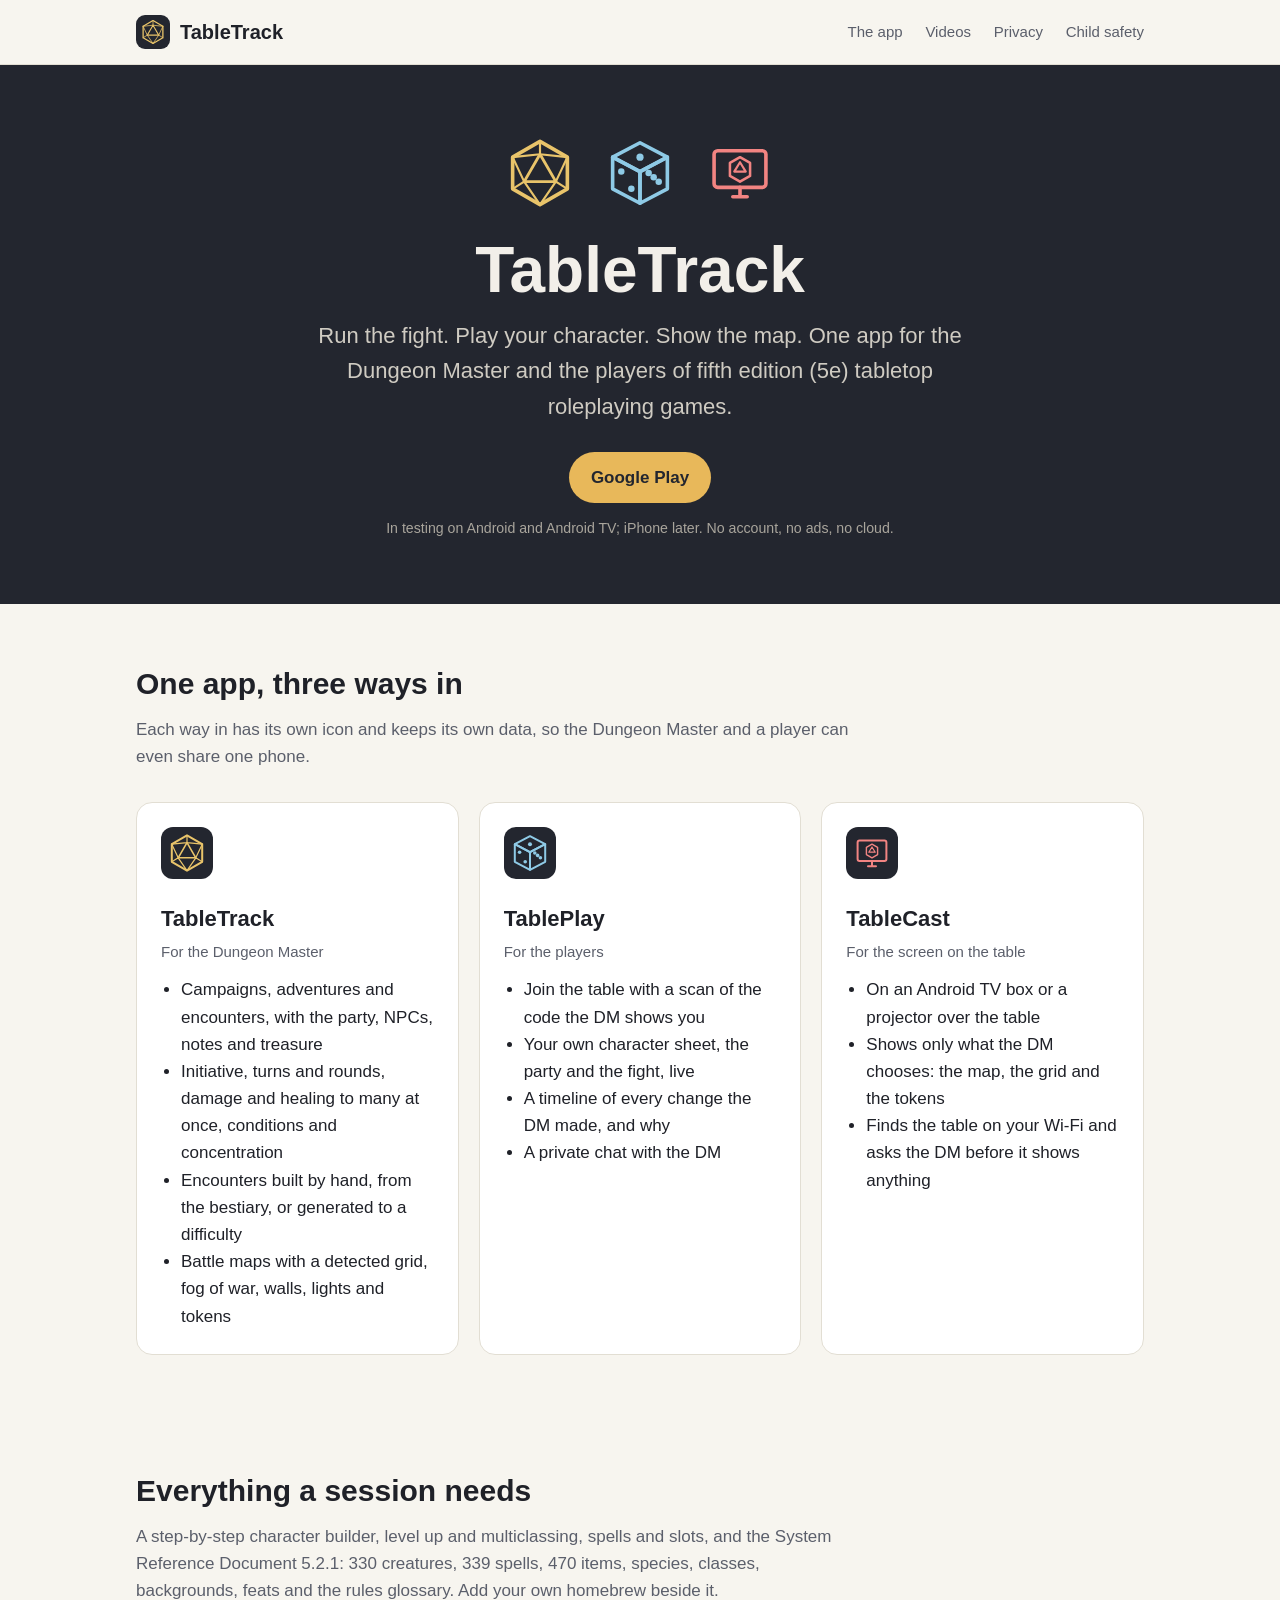
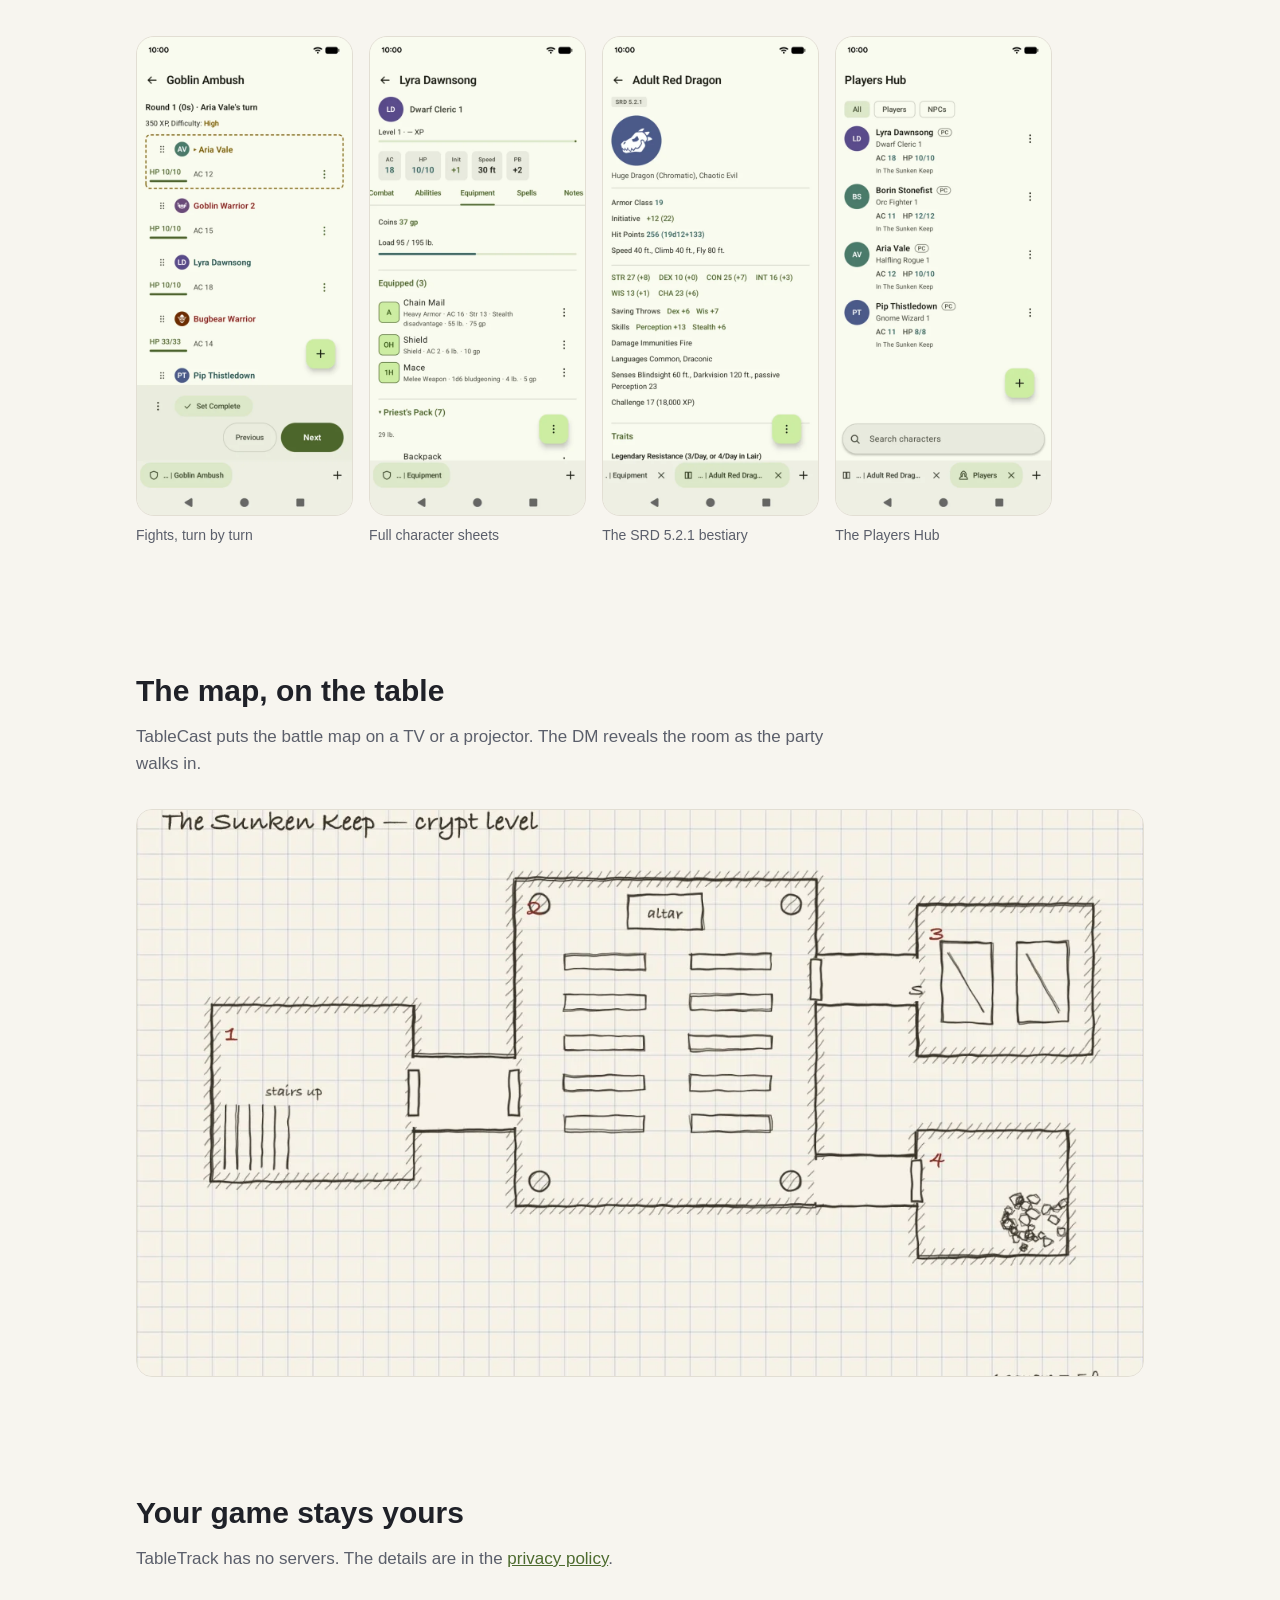
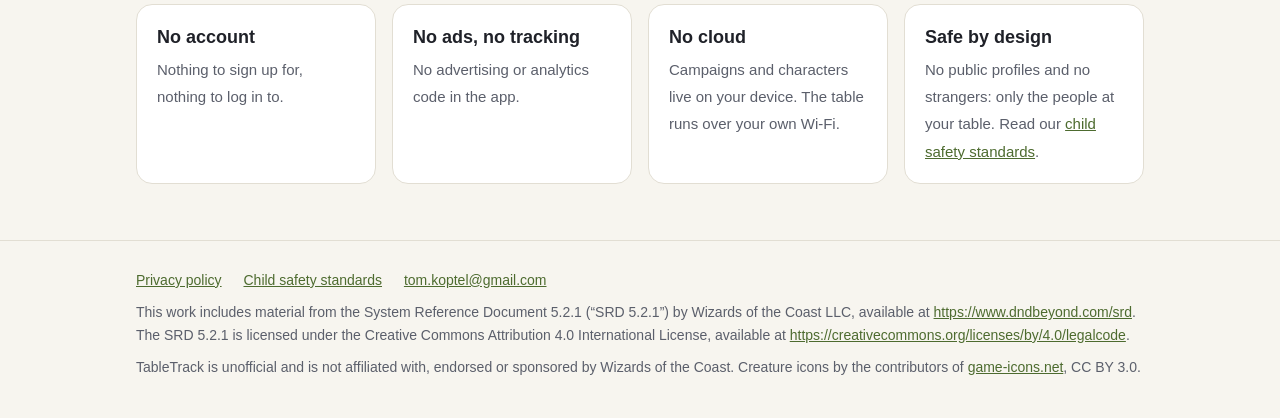
<file: site/index.html>
<!doctype html>
<html lang="en">
<head>
  <meta charset="utf-8">
  <meta name="viewport" content="width=device-width, initial-scale=1">
  <title>TableTrack — tools for the Dungeon Master and the players</title>
  <meta name="description" content="TableTrack runs your fifth edition (5e) tabletop game: fights, characters, the rules compendium, and a shared table over your own Wi-Fi. No account, no ads, no cloud.">
  <link rel="icon" href="img/tabletrack.svg" type="image/svg+xml">
  <link rel="apple-touch-icon" href="img/apple-touch-icon.png">
  <link rel="stylesheet" href="style.css">
</head>
<body>
<header class="top">
  <div class="wrap">
    <a class="brand" href="./"><img class="mark" src="img/tabletrack.svg" alt="">TableTrack</a>
    <nav>
      <a href="#ways">The app</a>
      <a href="videos.html">Videos</a>
      <a href="privacy.html">Privacy</a>
      <a href="child-safety.html">Child safety</a>
    </nav>
  </div>
</header>

<main>
  <div class="hero">
    <div class="wrap">
      <div class="marks">
        <img src="img/tabletrack.svg" alt="TableTrack mark: a twenty-sided die">
        <img src="img/tableplay.svg" alt="TablePlay mark: a six-sided die">
        <img src="img/tablecast.svg" alt="TableCast mark: a screen showing a die">
      </div>
      <h1>TableTrack</h1>
      <p class="lead">Run the fight. Play your character. Show the map. One app for the Dungeon Master and the players of fifth edition (5e) tabletop roleplaying games.</p>
      <a class="button" href="https://play.google.com/store/apps/details?id=com.olderwold.gm">Google Play</a>
      <small>In testing on Android and Android TV; iPhone later. No account, no ads, no cloud.</small>
    </div>
  </div>

  <section id="ways">
    <div class="wrap">
      <h2>One app, three ways in</h2>
      <p class="sub">Each way in has its own icon and keeps its own data, so the Dungeon Master and a player can even share one phone.</p>
      <div class="ways">
        <div class="way">
          <img class="icon" src="img/tabletrack.svg" alt="">
          <h3>TableTrack</h3>
          <p class="who">For the Dungeon Master</p>
          <ul>
            <li>Campaigns, adventures and encounters, with the party, NPCs, notes and treasure</li>
            <li>Initiative, turns and rounds, damage and healing to many at once, conditions and concentration</li>
            <li>Encounters built by hand, from the bestiary, or generated to a difficulty</li>
            <li>Battle maps with a detected grid, fog of war, walls, lights and tokens</li>
          </ul>
        </div>
        <div class="way">
          <img class="icon" src="img/tableplay.svg" alt="">
          <h3>TablePlay</h3>
          <p class="who">For the players</p>
          <ul>
            <li>Join the table with a scan of the code the DM shows you</li>
            <li>Your own character sheet, the party and the fight, live</li>
            <li>A timeline of every change the DM made, and why</li>
            <li>A private chat with the DM</li>
          </ul>
        </div>
        <div class="way">
          <img class="icon" src="img/tablecast.svg" alt="">
          <h3>TableCast</h3>
          <p class="who">For the screen on the table</p>
          <ul>
            <li>On an Android TV box or a projector over the table</li>
            <li>Shows only what the DM chooses: the map, the grid and the tokens</li>
            <li>Finds the table on your Wi-Fi and asks the DM before it shows anything</li>
          </ul>
        </div>
      </div>
    </div>
  </section>

  <section>
    <div class="wrap">
      <h2>Everything a session needs</h2>
      <p class="sub">A step-by-step character builder, level up and multiclassing, spells and slots, and the System Reference Document 5.2.1: 330 creatures, 339 spells, 470 items, species, classes, backgrounds, feats and the rules glossary. Add your own homebrew beside it.</p>
      <div class="shots">
        <figure><img src="img/1-fight.webp" alt="A fight in round one: the party and goblins in initiative order" loading="lazy"><figcaption>Fights, turn by turn</figcaption></figure>
        <figure><img src="img/3-sheet-equipment.webp" alt="A Dwarf Cleric's equipment: chain mail, shield and mace" loading="lazy"><figcaption>Full character sheets</figcaption></figure>
        <figure><img src="img/4-bestiary.webp" alt="The Adult Red Dragon's stat block" loading="lazy"><figcaption>The SRD 5.2.1 bestiary</figcaption></figure>
        <figure><img src="img/5-players.webp" alt="The Players Hub listing four characters" loading="lazy"><figcaption>The Players Hub</figcaption></figure>
      </div>
    </div>
  </section>

  <section class="tv">
    <div class="wrap">
      <h2>The map, on the table</h2>
      <p class="sub">TableCast puts the battle map on a TV or a projector. The DM reveals the room as the party walks in.</p>
      <img src="img/tv-map.webp" alt="A hand-drawn crypt map shown by TableCast on a TV" loading="lazy">
    </div>
  </section>

  <section>
    <div class="wrap">
      <h2>Your game stays yours</h2>
      <p class="sub">TableTrack has no servers. The details are in the <a href="privacy.html">privacy policy</a>.</p>
      <div class="promises">
        <div class="promise"><strong>No account</strong><span>Nothing to sign up for, nothing to log in to.</span></div>
        <div class="promise"><strong>No ads, no tracking</strong><span>No advertising or analytics code in the app.</span></div>
        <div class="promise"><strong>No cloud</strong><span>Campaigns and characters live on your device. The table runs over your own Wi-Fi.</span></div>
        <div class="promise"><strong>Safe by design</strong><span>No public profiles and no strangers: only the people at your table. Read our <a href="child-safety.html">child safety standards</a>.</span></div>
      </div>
    </div>
  </section>
</main>

<footer>
  <div class="wrap">
    <div class="links">
      <a href="privacy.html">Privacy policy</a>
      <a href="child-safety.html">Child safety standards</a>
      <a href="mailto:tom.koptel@gmail.com">tom.koptel@gmail.com</a>
    </div>
    <p>This work includes material from the System Reference Document 5.2.1 (“SRD 5.2.1”) by Wizards of the Coast LLC, available at <a href="https://www.dndbeyond.com/srd">https://www.dndbeyond.com/srd</a>. The SRD 5.2.1 is licensed under the Creative Commons Attribution 4.0 International License, available at <a href="https://creativecommons.org/licenses/by/4.0/legalcode">https://creativecommons.org/licenses/by/4.0/legalcode</a>.</p>
    <p>TableTrack is unofficial and is not affiliated with, endorsed or sponsored by Wizards of the Coast. Creature icons by the contributors of <a href="https://game-icons.net">game-icons.net</a>, CC BY 3.0.</p>
  </div>
</footer>
</body>
</html>
</file>
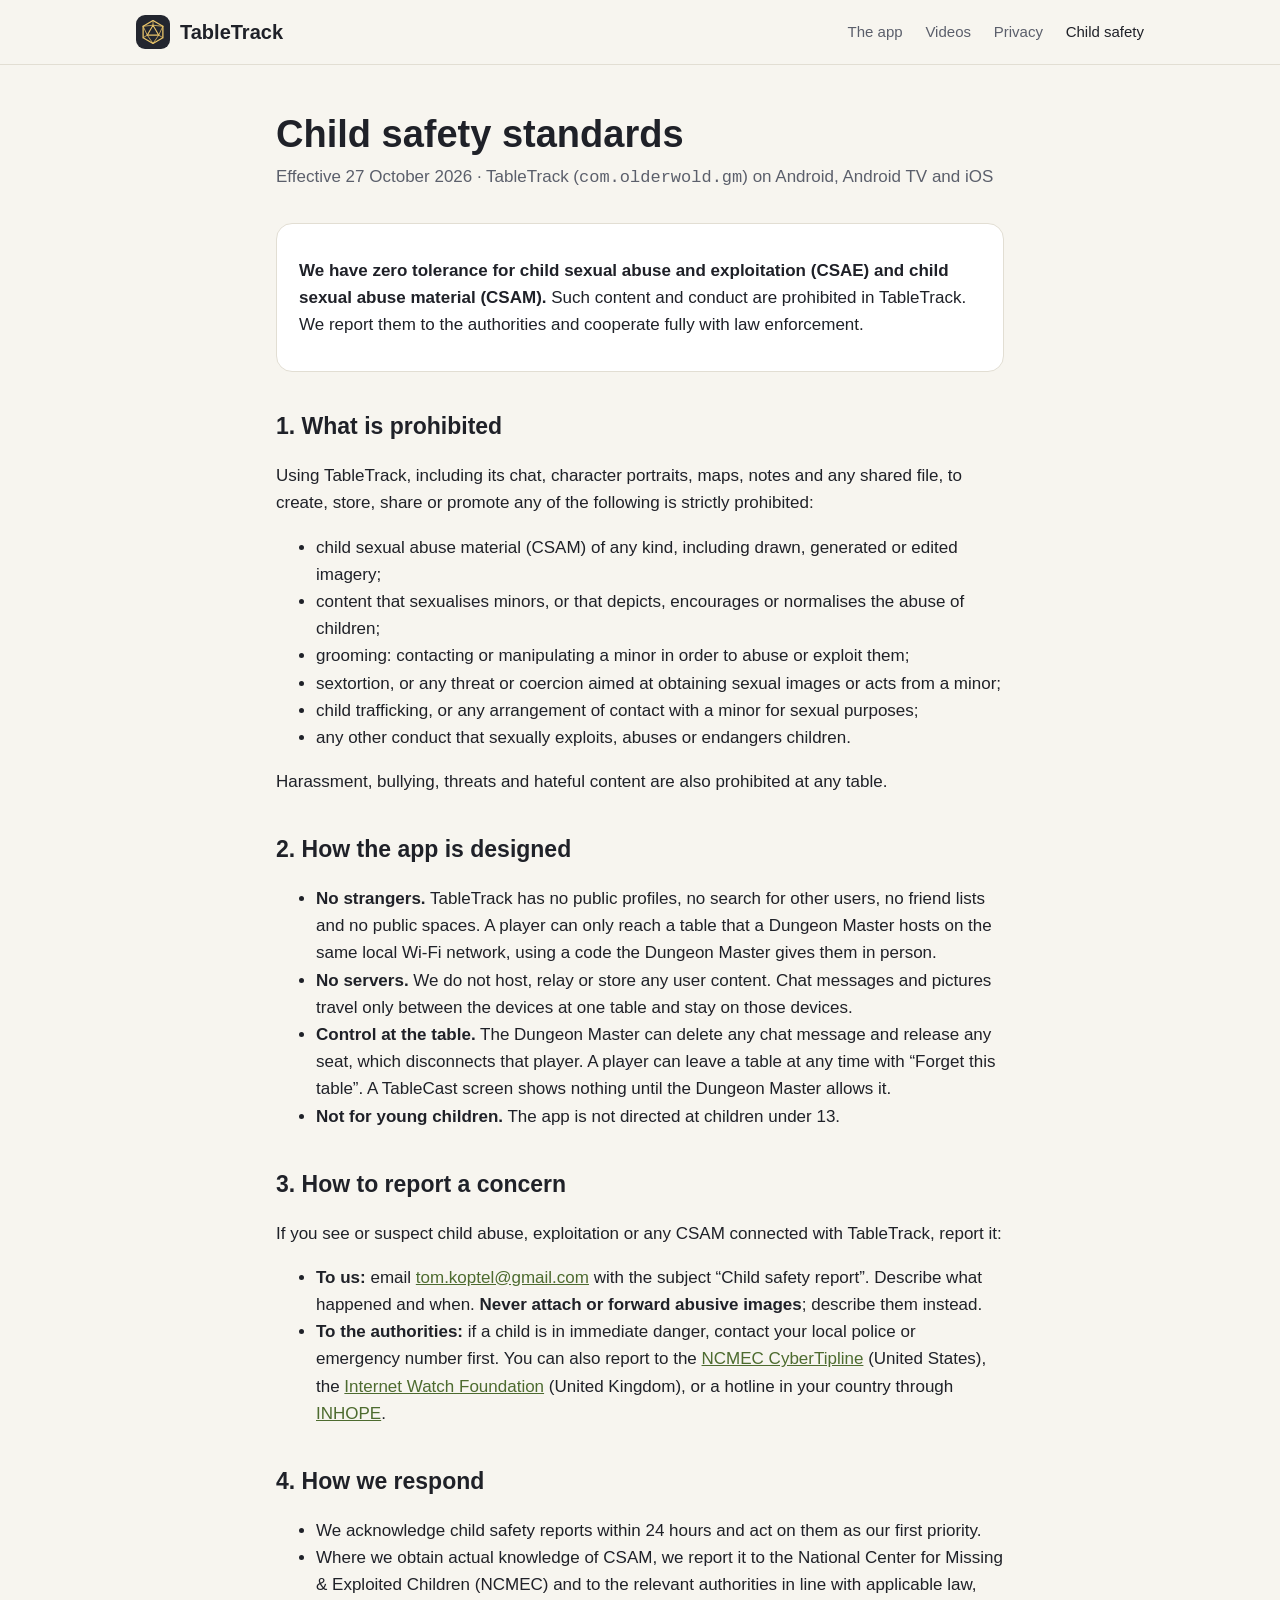
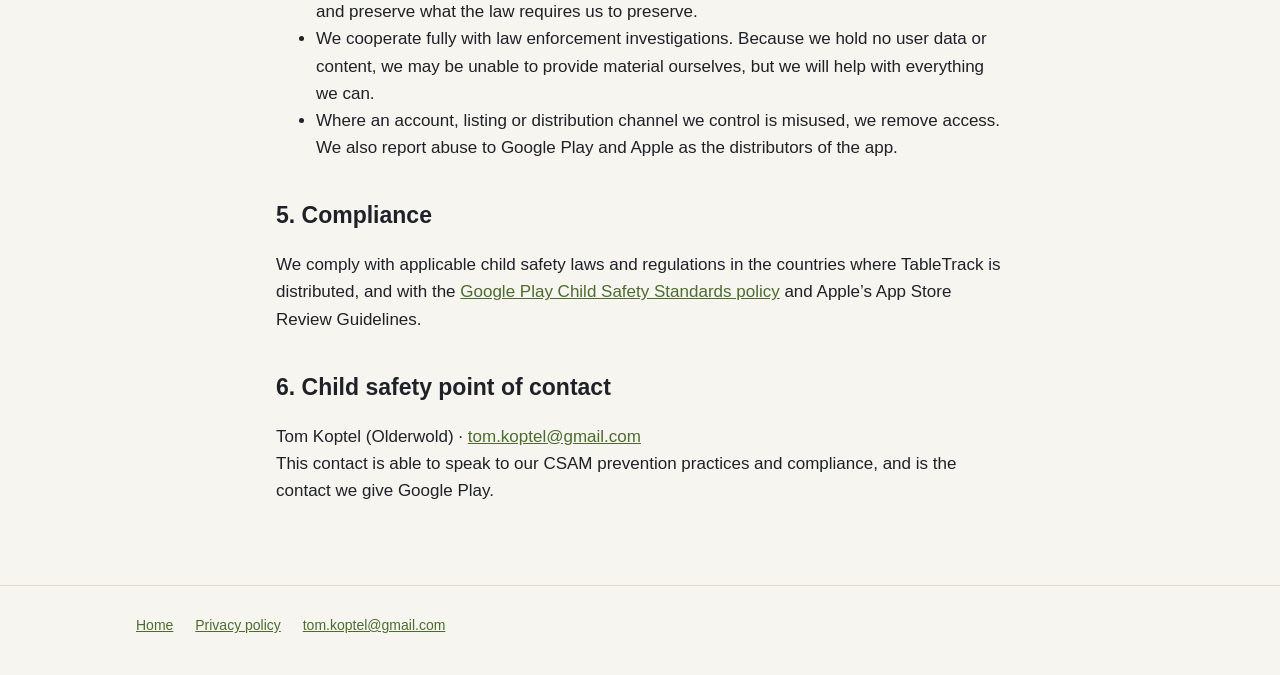
<file: site/child-safety.html>
<!doctype html>
<html lang="en">
<head>
  <meta charset="utf-8">
  <meta name="viewport" content="width=device-width, initial-scale=1">
  <title>Child safety standards — TableTrack</title>
  <meta name="description" content="TableTrack's standards against child sexual abuse and exploitation (CSAE): zero tolerance, how to report, and how we respond.">
  <link rel="icon" href="img/tabletrack.svg" type="image/svg+xml">
  <link rel="stylesheet" href="style.css">
</head>
<body>
<header class="top">
  <div class="wrap">
    <a class="brand" href="./"><img class="mark" src="img/tabletrack.svg" alt="">TableTrack</a>
    <nav>
      <a href="./#ways">The app</a>
      <a href="videos.html">Videos</a>
      <a href="privacy.html">Privacy</a>
      <a href="child-safety.html" aria-current="page">Child safety</a>
    </nav>
  </div>
</header>

<main>
<article class="doc">
  <h1>Child safety standards</h1>
  <p class="meta">Effective 27 October 2026 · TableTrack (<code>com.olderwold.gm</code>) on Android, Android TV and iOS</p>

  <div class="summary">
    <p><strong>We have zero tolerance for child sexual abuse and exploitation (CSAE) and child sexual abuse material (CSAM).</strong> Such content and conduct are prohibited in TableTrack. We report them to the authorities and cooperate fully with law enforcement.</p>
  </div>

  <h2>1. What is prohibited</h2>
  <p>Using TableTrack, including its chat, character portraits, maps, notes and any shared file, to create, store, share or promote any of the following is strictly prohibited:</p>
  <ul>
    <li>child sexual abuse material (CSAM) of any kind, including drawn, generated or edited imagery;</li>
    <li>content that sexualises minors, or that depicts, encourages or normalises the abuse of children;</li>
    <li>grooming: contacting or manipulating a minor in order to abuse or exploit them;</li>
    <li>sextortion, or any threat or coercion aimed at obtaining sexual images or acts from a minor;</li>
    <li>child trafficking, or any arrangement of contact with a minor for sexual purposes;</li>
    <li>any other conduct that sexually exploits, abuses or endangers children.</li>
  </ul>
  <p>Harassment, bullying, threats and hateful content are also prohibited at any table.</p>

  <h2>2. How the app is designed</h2>
  <ul>
    <li><strong>No strangers.</strong> TableTrack has no public profiles, no search for other users, no friend lists and no public spaces. A player can only reach a table that a Dungeon Master hosts on the same local Wi-Fi network, using a code the Dungeon Master gives them in person.</li>
    <li><strong>No servers.</strong> We do not host, relay or store any user content. Chat messages and pictures travel only between the devices at one table and stay on those devices.</li>
    <li><strong>Control at the table.</strong> The Dungeon Master can delete any chat message and release any seat, which disconnects that player. A player can leave a table at any time with “Forget this table”. A TableCast screen shows nothing until the Dungeon Master allows it.</li>
    <li><strong>Not for young children.</strong> The app is not directed at children under 13.</li>
  </ul>

  <h2>3. How to report a concern</h2>
  <p>If you see or suspect child abuse, exploitation or any CSAM connected with TableTrack, report it:</p>
  <ul>
    <li><strong>To us:</strong> email <a href="mailto:tom.koptel@gmail.com?subject=Child%20safety%20report">tom.koptel@gmail.com</a> with the subject “Child safety report”. Describe what happened and when. <strong>Never attach or forward abusive images</strong>; describe them instead.</li>
    <li><strong>To the authorities:</strong> if a child is in immediate danger, contact your local police or emergency number first. You can also report to the <a href="https://report.cybertip.org/">NCMEC CyberTipline</a> (United States), the <a href="https://report.iwf.org.uk/">Internet Watch Foundation</a> (United Kingdom), or a hotline in your country through <a href="https://www.inhope.org/EN">INHOPE</a>.</li>
  </ul>

  <h2>4. How we respond</h2>
  <ul>
    <li>We acknowledge child safety reports within 24 hours and act on them as our first priority.</li>
    <li>Where we obtain actual knowledge of CSAM, we report it to the National Center for Missing &amp; Exploited Children (NCMEC) and to the relevant authorities in line with applicable law, and preserve what the law requires us to preserve.</li>
    <li>We cooperate fully with law enforcement investigations. Because we hold no user data or content, we may be unable to provide material ourselves, but we will help with everything we can.</li>
    <li>Where an account, listing or distribution channel we control is misused, we remove access. We also report abuse to Google Play and Apple as the distributors of the app.</li>
  </ul>

  <h2>5. Compliance</h2>
  <p>We comply with applicable child safety laws and regulations in the countries where TableTrack is distributed, and with the <a href="https://support.google.com/googleplay/android-developer/answer/14747720">Google Play Child Safety Standards policy</a> and Apple’s App Store Review Guidelines.</p>

  <h2>6. Child safety point of contact</h2>
  <p>Tom Koptel (Olderwold) · <a href="mailto:tom.koptel@gmail.com">tom.koptel@gmail.com</a><br>
  This contact is able to speak to our CSAM prevention practices and compliance, and is the contact we give Google Play.</p>
</article>
</main>

<footer>
  <div class="wrap">
    <div class="links">
      <a href="./">Home</a>
      <a href="privacy.html">Privacy policy</a>
      <a href="mailto:tom.koptel@gmail.com">tom.koptel@gmail.com</a>
    </div>
  </div>
</footer>
</body>
</html>
</file>
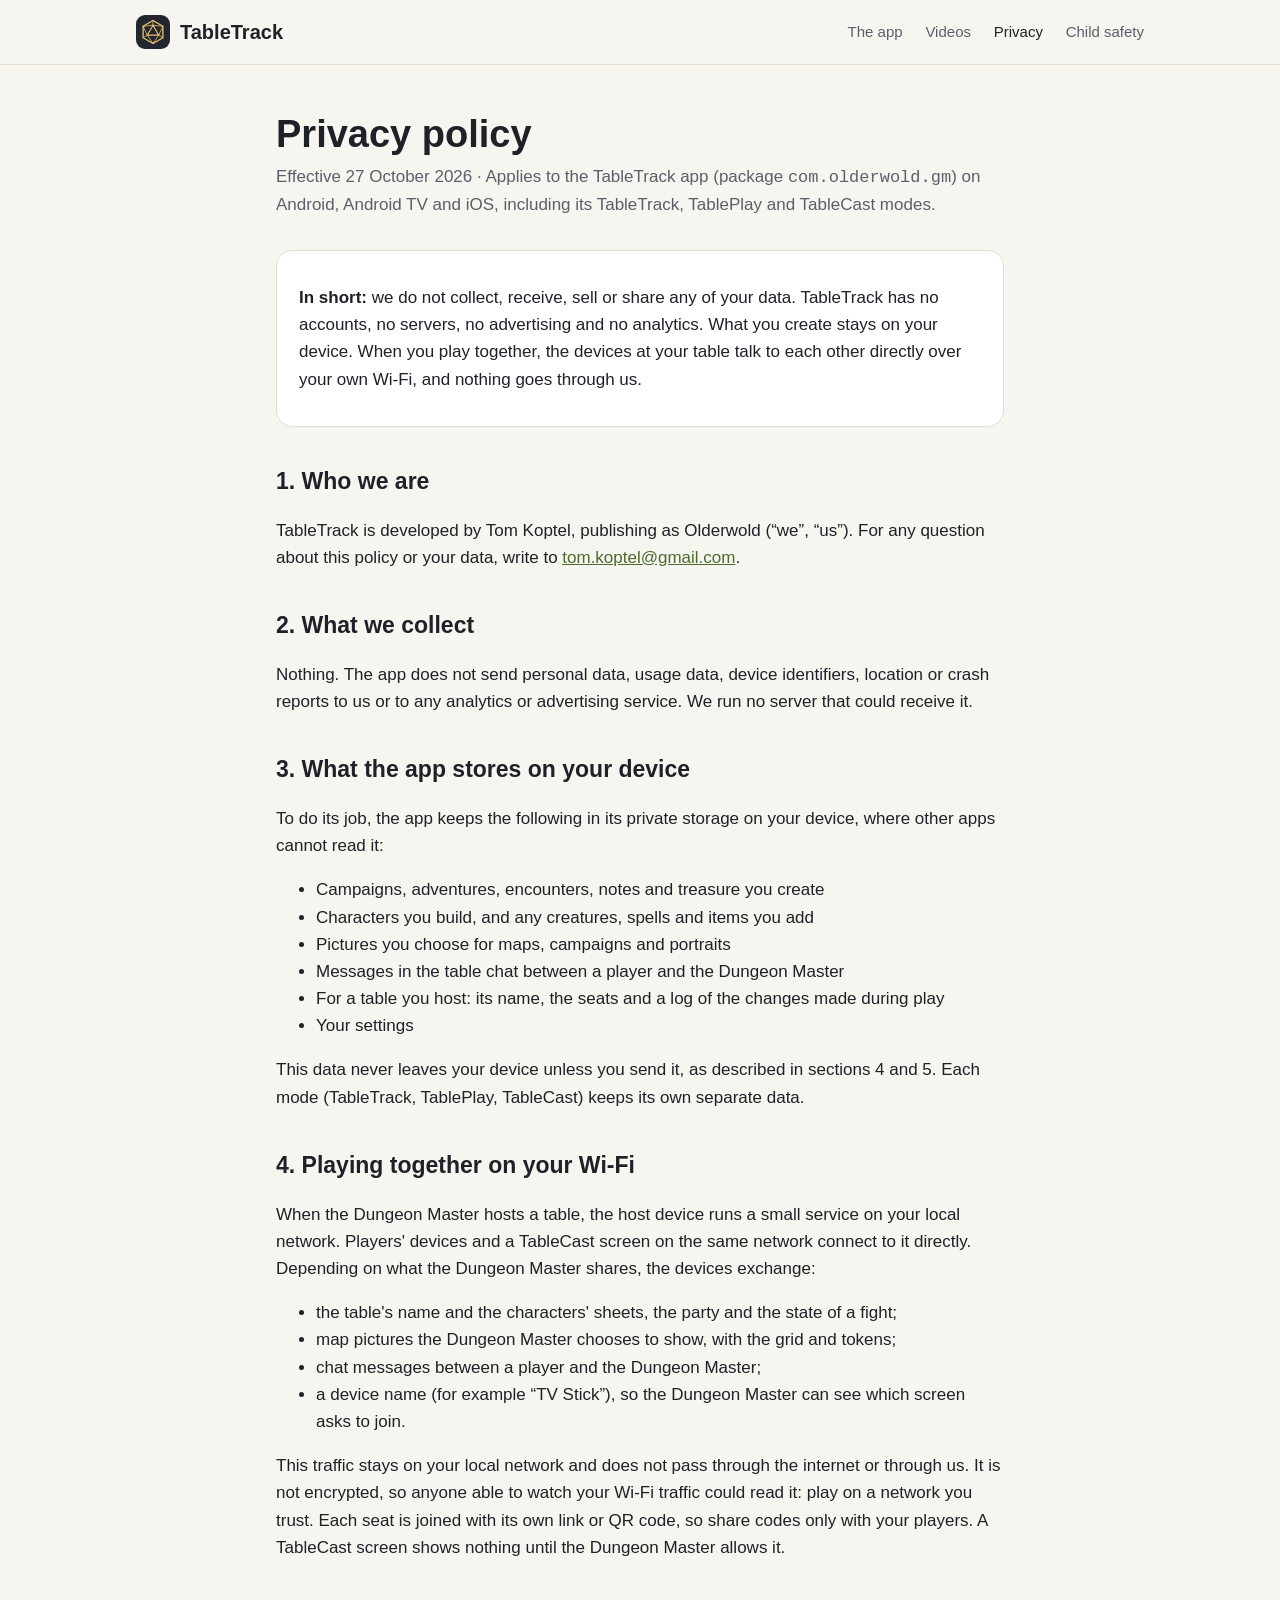
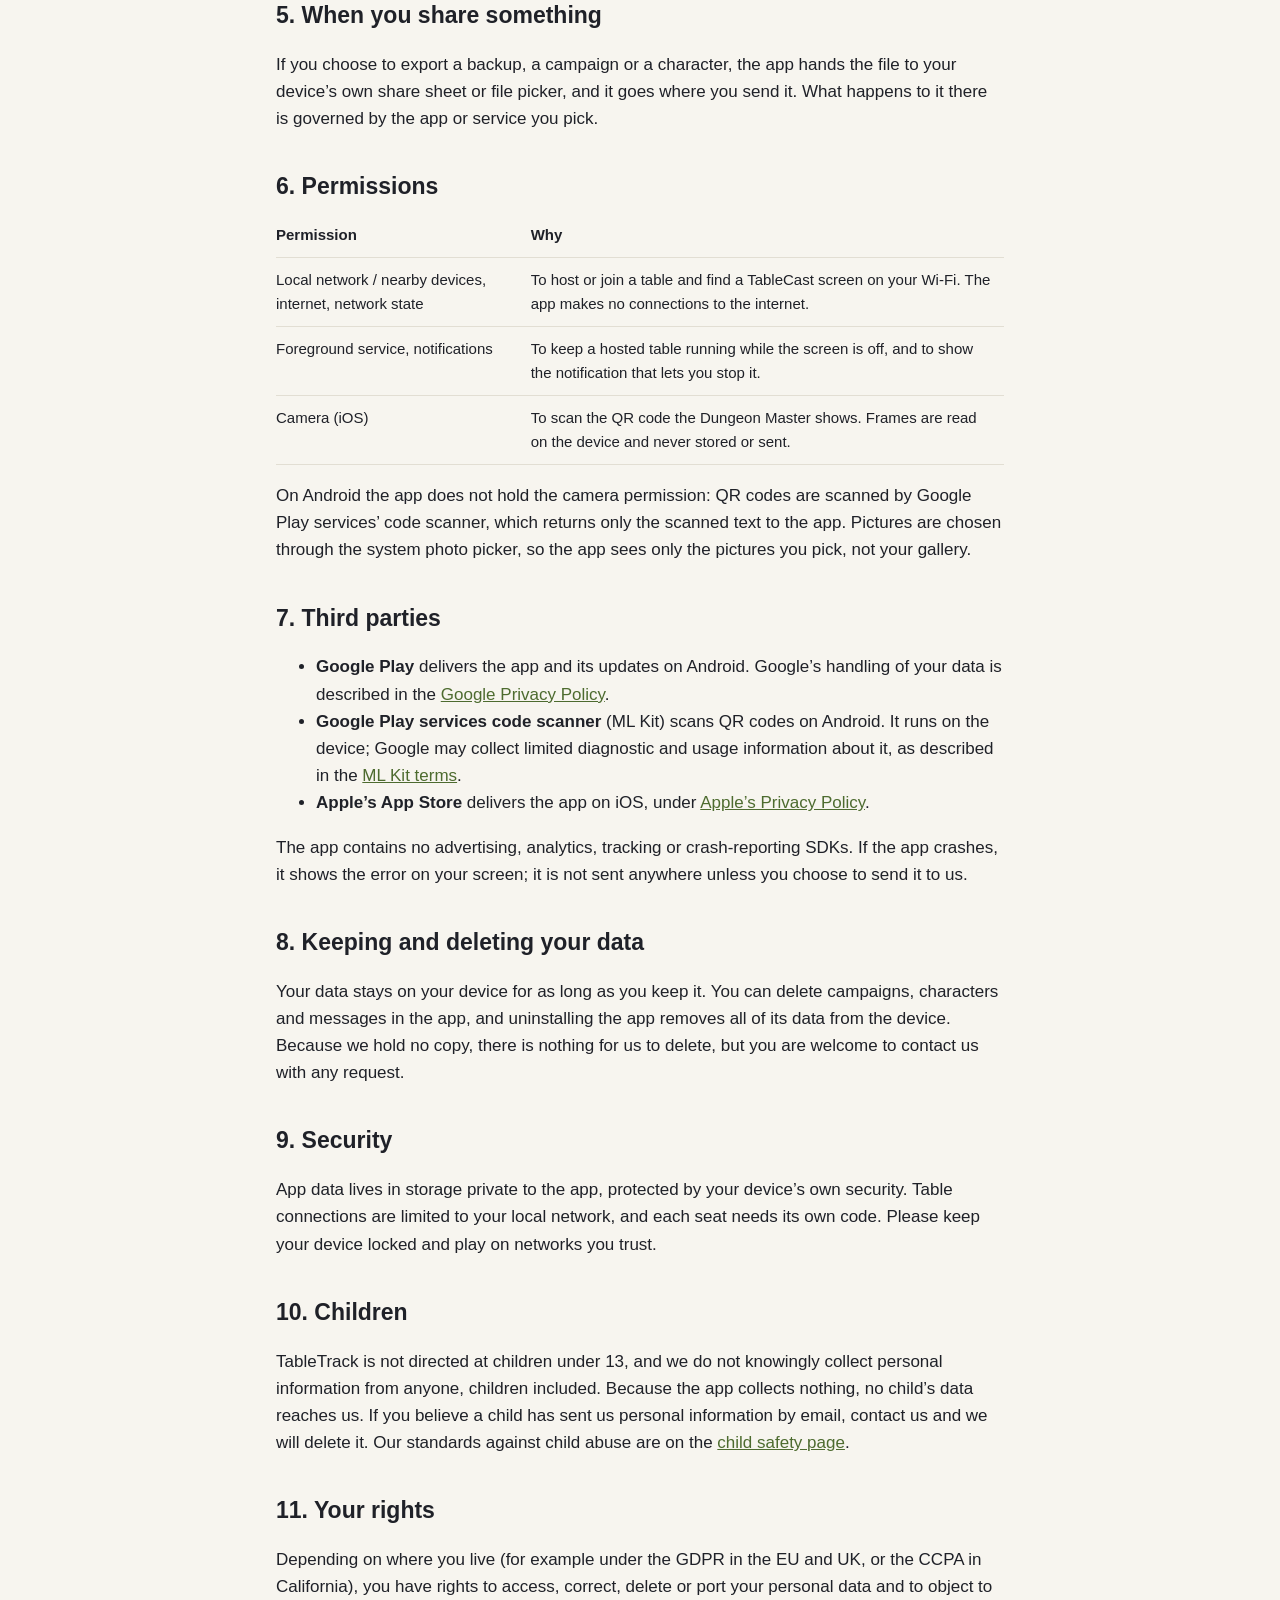
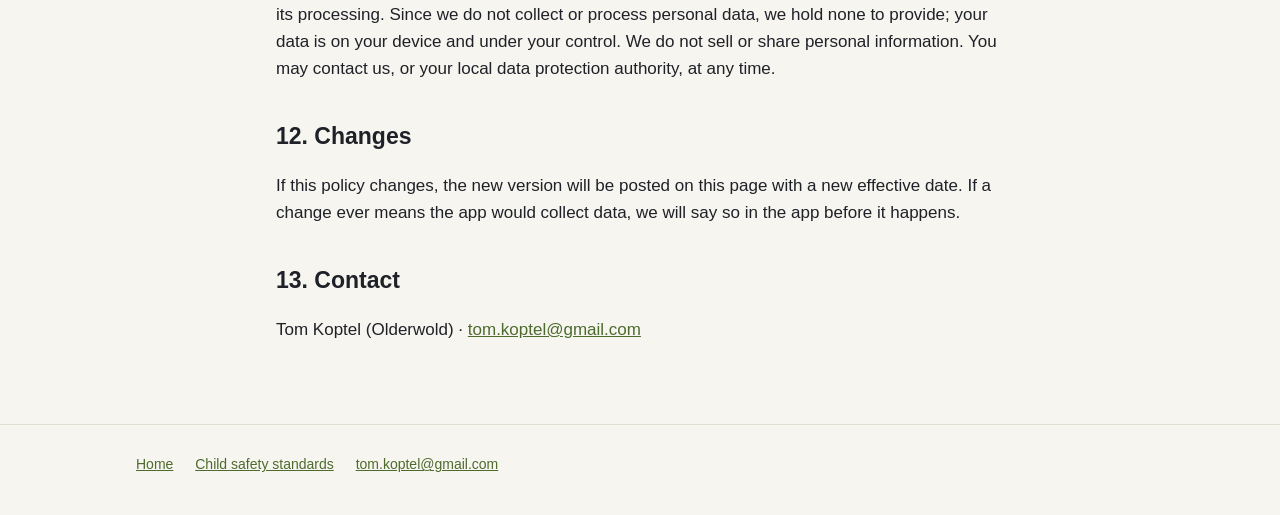
<file: site/privacy.html>
<!doctype html>
<html lang="en">
<head>
  <meta charset="utf-8">
  <meta name="viewport" content="width=device-width, initial-scale=1">
  <title>Privacy policy — TableTrack</title>
  <meta name="description" content="How TableTrack, TablePlay and TableCast handle your data: nothing is collected by us, everything stays on your devices and your own Wi-Fi.">
  <link rel="icon" href="img/tabletrack.svg" type="image/svg+xml">
  <link rel="stylesheet" href="style.css">
</head>
<body>
<header class="top">
  <div class="wrap">
    <a class="brand" href="./"><img class="mark" src="img/tabletrack.svg" alt="">TableTrack</a>
    <nav>
      <a href="./#ways">The app</a>
      <a href="videos.html">Videos</a>
      <a href="privacy.html" aria-current="page">Privacy</a>
      <a href="child-safety.html">Child safety</a>
    </nav>
  </div>
</header>

<main>
<article class="doc">
  <h1>Privacy policy</h1>
  <p class="meta">Effective 27 October 2026 · Applies to the TableTrack app (package <code>com.olderwold.gm</code>) on Android, Android TV and iOS, including its TableTrack, TablePlay and TableCast modes.</p>

  <div class="summary">
    <p><strong>In short:</strong> we do not collect, receive, sell or share any of your data. TableTrack has no accounts, no servers, no advertising and no analytics. What you create stays on your device. When you play together, the devices at your table talk to each other directly over your own Wi-Fi, and nothing goes through us.</p>
  </div>

  <h2>1. Who we are</h2>
  <p>TableTrack is developed by Tom Koptel, publishing as Olderwold (“we”, “us”). For any question about this policy or your data, write to <a href="mailto:tom.koptel@gmail.com">tom.koptel@gmail.com</a>.</p>

  <h2>2. What we collect</h2>
  <p>Nothing. The app does not send personal data, usage data, device identifiers, location or crash reports to us or to any analytics or advertising service. We run no server that could receive it.</p>

  <h2>3. What the app stores on your device</h2>
  <p>To do its job, the app keeps the following in its private storage on your device, where other apps cannot read it:</p>
  <ul>
    <li>Campaigns, adventures, encounters, notes and treasure you create</li>
    <li>Characters you build, and any creatures, spells and items you add</li>
    <li>Pictures you choose for maps, campaigns and portraits</li>
    <li>Messages in the table chat between a player and the Dungeon Master</li>
    <li>For a table you host: its name, the seats and a log of the changes made during play</li>
    <li>Your settings</li>
  </ul>
  <p>This data never leaves your device unless you send it, as described in sections 4 and 5. Each mode (TableTrack, TablePlay, TableCast) keeps its own separate data.</p>

  <h2>4. Playing together on your Wi-Fi</h2>
  <p>When the Dungeon Master hosts a table, the host device runs a small service on your local network. Players' devices and a TableCast screen on the same network connect to it directly. Depending on what the Dungeon Master shares, the devices exchange:</p>
  <ul>
    <li>the table's name and the characters' sheets, the party and the state of a fight;</li>
    <li>map pictures the Dungeon Master chooses to show, with the grid and tokens;</li>
    <li>chat messages between a player and the Dungeon Master;</li>
    <li>a device name (for example “TV Stick”), so the Dungeon Master can see which screen asks to join.</li>
  </ul>
  <p>This traffic stays on your local network and does not pass through the internet or through us. It is not encrypted, so anyone able to watch your Wi-Fi traffic could read it: play on a network you trust. Each seat is joined with its own link or QR code, so share codes only with your players. A TableCast screen shows nothing until the Dungeon Master allows it.</p>

  <h2>5. When you share something</h2>
  <p>If you choose to export a backup, a campaign or a character, the app hands the file to your device’s own share sheet or file picker, and it goes where you send it. What happens to it there is governed by the app or service you pick.</p>

  <h2>6. Permissions</h2>
  <table>
    <tr><th>Permission</th><th>Why</th></tr>
    <tr><td>Local network / nearby devices, internet, network state</td><td>To host or join a table and find a TableCast screen on your Wi-Fi. The app makes no connections to the internet.</td></tr>
    <tr><td>Foreground service, notifications</td><td>To keep a hosted table running while the screen is off, and to show the notification that lets you stop it.</td></tr>
    <tr><td>Camera (iOS)</td><td>To scan the QR code the Dungeon Master shows. Frames are read on the device and never stored or sent.</td></tr>
  </table>
  <p>On Android the app does not hold the camera permission: QR codes are scanned by Google Play services’ code scanner, which returns only the scanned text to the app. Pictures are chosen through the system photo picker, so the app sees only the pictures you pick, not your gallery.</p>

  <h2>7. Third parties</h2>
  <ul>
    <li><strong>Google Play</strong> delivers the app and its updates on Android. Google’s handling of your data is described in the <a href="https://policies.google.com/privacy">Google Privacy Policy</a>.</li>
    <li><strong>Google Play services code scanner</strong> (ML Kit) scans QR codes on Android. It runs on the device; Google may collect limited diagnostic and usage information about it, as described in the <a href="https://developers.google.com/ml-kit/terms">ML Kit terms</a>.</li>
    <li><strong>Apple’s App Store</strong> delivers the app on iOS, under <a href="https://www.apple.com/legal/privacy/">Apple’s Privacy Policy</a>.</li>
  </ul>
  <p>The app contains no advertising, analytics, tracking or crash-reporting SDKs. If the app crashes, it shows the error on your screen; it is not sent anywhere unless you choose to send it to us.</p>

  <h2>8. Keeping and deleting your data</h2>
  <p>Your data stays on your device for as long as you keep it. You can delete campaigns, characters and messages in the app, and uninstalling the app removes all of its data from the device. Because we hold no copy, there is nothing for us to delete, but you are welcome to contact us with any request.</p>

  <h2>9. Security</h2>
  <p>App data lives in storage private to the app, protected by your device’s own security. Table connections are limited to your local network, and each seat needs its own code. Please keep your device locked and play on networks you trust.</p>

  <h2>10. Children</h2>
  <p>TableTrack is not directed at children under 13, and we do not knowingly collect personal information from anyone, children included. Because the app collects nothing, no child’s data reaches us. If you believe a child has sent us personal information by email, contact us and we will delete it. Our standards against child abuse are on the <a href="child-safety.html">child safety page</a>.</p>

  <h2>11. Your rights</h2>
  <p>Depending on where you live (for example under the GDPR in the EU and UK, or the CCPA in California), you have rights to access, correct, delete or port your personal data and to object to its processing. Since we do not collect or process personal data, we hold none to provide; your data is on your device and under your control. We do not sell or share personal information. You may contact us, or your local data protection authority, at any time.</p>

  <h2>12. Changes</h2>
  <p>If this policy changes, the new version will be posted on this page with a new effective date. If a change ever means the app would collect data, we will say so in the app before it happens.</p>

  <h2>13. Contact</h2>
  <p>Tom Koptel (Olderwold) · <a href="mailto:tom.koptel@gmail.com">tom.koptel@gmail.com</a></p>
</article>
</main>

<footer>
  <div class="wrap">
    <div class="links">
      <a href="./">Home</a>
      <a href="child-safety.html">Child safety standards</a>
      <a href="mailto:tom.koptel@gmail.com">tom.koptel@gmail.com</a>
    </div>
  </div>
</footer>
</body>
</html>
</file>
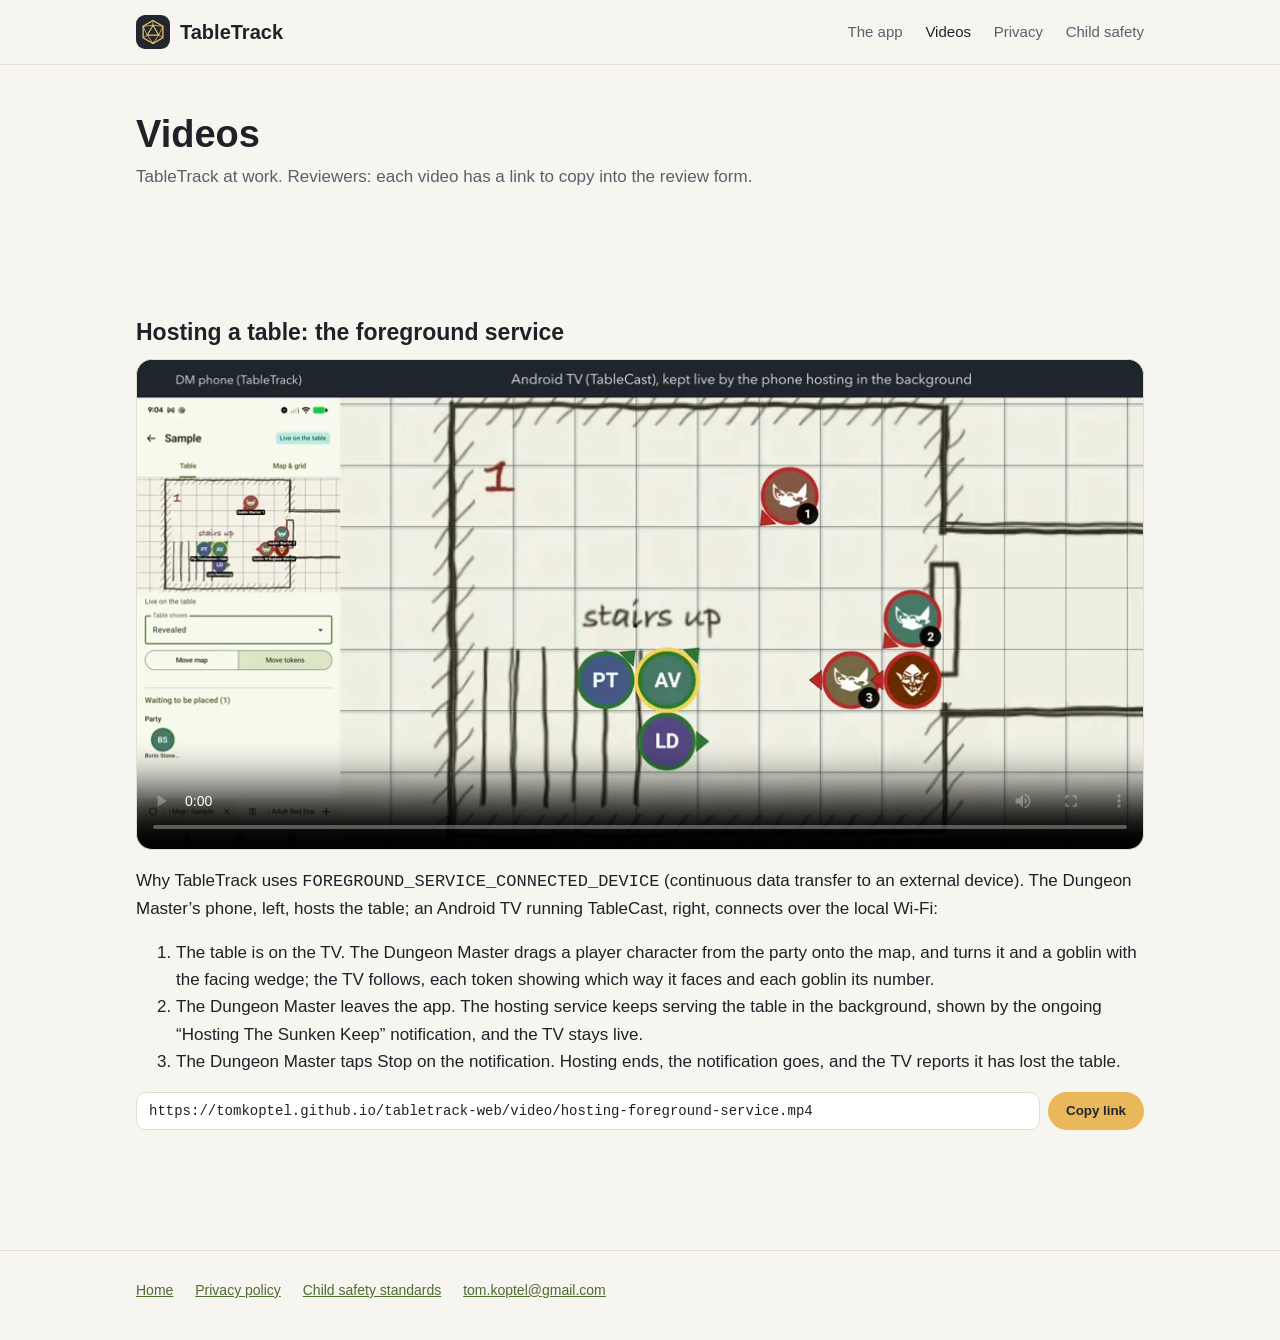
<file: site/videos.html>
<!doctype html>
<html lang="en">
<head>
  <meta charset="utf-8">
  <meta name="viewport" content="width=device-width, initial-scale=1">
  <title>Videos — TableTrack</title>
  <meta name="description" content="Short videos of TableTrack at work, including the demonstrations Google Play and Apple reviewers ask for.">
  <link rel="icon" href="img/tabletrack.svg" type="image/svg+xml">
  <link rel="stylesheet" href="style.css">
</head>
<body>
<header class="top">
  <div class="wrap">
    <a class="brand" href="./"><img class="mark" src="img/tabletrack.svg" alt="">TableTrack</a>
    <nav>
      <a href="./#ways">The app</a>
      <a href="videos.html" aria-current="page">Videos</a>
      <a href="privacy.html">Privacy</a>
      <a href="child-safety.html">Child safety</a>
    </nav>
  </div>
</header>

<main>
<article class="doc wide">
  <h1>Videos</h1>
  <p class="meta">TableTrack at work. Reviewers: each video has a link to copy into the review form.</p>

  <section class="video" id="hosting-foreground-service">
    <h2>Hosting a table: the foreground service</h2>
    <video controls preload="metadata" playsinline poster="video/hosting-foreground-service.webp">
      <source src="video/hosting-foreground-service.mp4" type="video/mp4">
    </video>
    <p>Why TableTrack uses <code>FOREGROUND_SERVICE_CONNECTED_DEVICE</code> (continuous data transfer to an external device). The Dungeon Master’s phone, left, hosts the table; an Android TV running TableCast, right, connects over the local Wi-Fi:</p>
    <ol>
      <li>The table is on the TV. The Dungeon Master drags a player character from the party onto the map, and turns it and a goblin with the facing wedge; the TV follows, each token showing which way it faces and each goblin its number.</li>
      <li>The Dungeon Master leaves the app. The hosting service keeps serving the table in the background, shown by the ongoing “Hosting The Sunken Keep” notification, and the TV stays live.</li>
      <li>The Dungeon Master taps Stop on the notification. Hosting ends, the notification goes, and the TV reports it has lost the table.</li>
    </ol>
    <div class="copy">
      <input readonly value="https://tomkoptel.github.io/tabletrack-web/video/hosting-foreground-service.mp4" aria-label="Video link">
      <button type="button">Copy link</button>
    </div>
  </section>
</article>
</main>

<footer>
  <div class="wrap">
    <div class="links">
      <a href="./">Home</a>
      <a href="privacy.html">Privacy policy</a>
      <a href="child-safety.html">Child safety standards</a>
      <a href="mailto:tom.koptel@gmail.com">tom.koptel@gmail.com</a>
    </div>
  </div>
</footer>
<script>
  // Copies the link beside the button; falls back to selecting it where the clipboard is blocked.
  document.querySelectorAll('.copy').forEach(function (box) {
    var input = box.querySelector('input'), button = box.querySelector('button');
    button.addEventListener('click', function () {
      var done = function () { button.textContent = 'Copied'; setTimeout(function () { button.textContent = 'Copy link'; }, 2000); };
      if (navigator.clipboard) navigator.clipboard.writeText(input.value).then(done, function () { input.select(); });
      else { input.select(); document.execCommand('copy'); done(); }
    });
  });
</script>
</body>
</html>
</file>
<file: site/style.css>
:root {
  --bg: #f7f5ef;
  --surface: #ffffff;
  --ink: #1f2128;
  --muted: #5b5f6b;
  --line: #e2ded3;
  --night: #23262f;
  --gold: #e8b85a;
  --blue: #8cc6e8;
  --coral: #ef8a7c;
  --accent: #4d6b2f;
  --radius: 16px;
  color-scheme: light dark;
}

@media (prefers-color-scheme: dark) {
  :root {
    --bg: #17191f;
    --surface: #20232b;
    --ink: #eceae4;
    --muted: #a6a9b3;
    --line: #2f333d;
    --accent: #b7d68e;
  }
}

* { box-sizing: border-box; }

body {
  margin: 0;
  background: var(--bg);
  color: var(--ink);
  font: 17px/1.6 -apple-system, BlinkMacSystemFont, "Segoe UI", Roboto, "Helvetica Neue", Arial, sans-serif;
}

a { color: var(--accent); }

.wrap { max-width: 1040px; margin: 0 auto; padding: 0 16px; }

header.top {
  border-bottom: 1px solid var(--line);
}
header.top .wrap {
  display: flex; align-items: center; justify-content: space-between; gap: 16px;
  min-height: 64px; flex-wrap: wrap;
}
.brand { display: flex; align-items: center; gap: 10px; font-weight: 700; font-size: 20px; color: var(--ink); text-decoration: none; }
.brand .mark { width: 34px; height: 34px; background: var(--night); border-radius: 9px; padding: 4px; }
nav a { margin-left: 18px; color: var(--muted); text-decoration: none; font-size: 15px; }
nav a:first-child { margin-left: 0; }
nav a:hover, nav a[aria-current] { color: var(--ink); }

.hero {
  background: var(--night);
  color: #f2efe9;
  padding: 72px 0 64px;
  text-align: center;
}
.hero .marks { display: flex; justify-content: center; gap: 28px; margin-bottom: 28px; }
.hero .marks img { width: 72px; height: 72px; }
.hero h1 { font-size: clamp(40px, 7vw, 64px); line-height: 1.05; margin: 0 0 14px; }
.hero p.lead { font-size: clamp(18px, 2.4vw, 22px); color: #cfcbc2; max-width: 680px; margin: 0 auto 28px; }
.button {
  display: inline-block; padding: 12px 22px; border-radius: 999px; font-weight: 600;
  background: var(--gold); color: #23262f; text-decoration: none;
}
.hero small { display: block; margin-top: 14px; color: #a9a59c; }

section { padding: 56px 0; }
section h2 { font-size: 30px; margin: 0 0 8px; }
section > .wrap > p.sub { color: var(--muted); margin: 0 0 32px; max-width: 720px; }

.ways { display: grid; grid-template-columns: repeat(auto-fit, minmax(260px, 1fr)); gap: 20px; }
.way {
  background: var(--surface); border: 1px solid var(--line); border-radius: var(--radius);
  padding: 24px;
}
.way img.icon { width: 52px; height: 52px; background: var(--night); border-radius: 12px; padding: 6px; }
.way h3 { margin: 14px 0 4px; font-size: 22px; }
.way .who { color: var(--muted); font-size: 15px; margin: 0 0 12px; }
.way ul { margin: 0; padding-left: 20px; }

.shots { display: flex; gap: 16px; overflow-x: auto; padding-bottom: 8px; scroll-snap-type: x mandatory; }
.shots figure { margin: 0; flex: 0 0 auto; scroll-snap-align: start; }
.shots img { height: 480px; width: auto; border-radius: 18px; border: 1px solid var(--line); display: block; }
.shots figcaption { color: var(--muted); font-size: 14px; margin-top: 8px; }
.tv img { width: 100%; height: auto; border-radius: var(--radius); border: 1px solid var(--line); display: block; }

.promises { display: grid; grid-template-columns: repeat(auto-fit, minmax(220px, 1fr)); gap: 16px; }
.promise { background: var(--surface); border: 1px solid var(--line); border-radius: var(--radius); padding: 18px 20px; }
.promise strong { display: block; font-size: 18px; margin-bottom: 4px; }
.promise span { color: var(--muted); font-size: 15px; }

article.doc { max-width: 760px; margin: 0 auto; padding: 48px 16px 64px; }
article.doc h1 { font-size: 38px; line-height: 1.15; margin: 0 0 6px; }
article.doc .meta { color: var(--muted); margin: 0 0 32px; }
article.doc h2 { font-size: 23px; margin: 36px 0 8px; }
article.doc h3 { font-size: 18px; margin: 22px 0 6px; }
article.doc .summary {
  background: var(--surface); border: 1px solid var(--line); border-radius: var(--radius);
  padding: 16px 22px; margin-bottom: 8px;
}
article.doc table { border-collapse: collapse; width: 100%; font-size: 15px; display: block; overflow-x: auto; }
article.doc th, article.doc td { text-align: left; vertical-align: top; border-bottom: 1px solid var(--line); padding: 10px 12px 10px 0; }

footer {
  border-top: 1px solid var(--line); color: var(--muted); font-size: 14px; padding: 28px 0 40px;
}
footer .links a { margin-right: 18px; }
footer p { margin: 10px 0 0; }

@media (max-width: 600px) {
  .shots img { height: 380px; }
  nav a { margin-left: 12px; }
  .hero .marks img { width: 56px; height: 56px; }
}

article.doc.wide { max-width: 1040px; }
.video video { width: 100%; height: auto; border-radius: var(--radius); border: 1px solid var(--line); background: #000; display: block; }
.copy { display: flex; gap: 8px; margin-top: 12px; }
.copy input {
  flex: 1; min-width: 0; font: 14px ui-monospace, Menlo, monospace; padding: 10px 12px;
  border: 1px solid var(--line); border-radius: 10px; background: var(--surface); color: var(--ink);
}
.copy button {
  padding: 10px 18px; border: 0; border-radius: 999px; font-weight: 600; cursor: pointer;
  background: var(--gold); color: #23262f;
}
</file>
